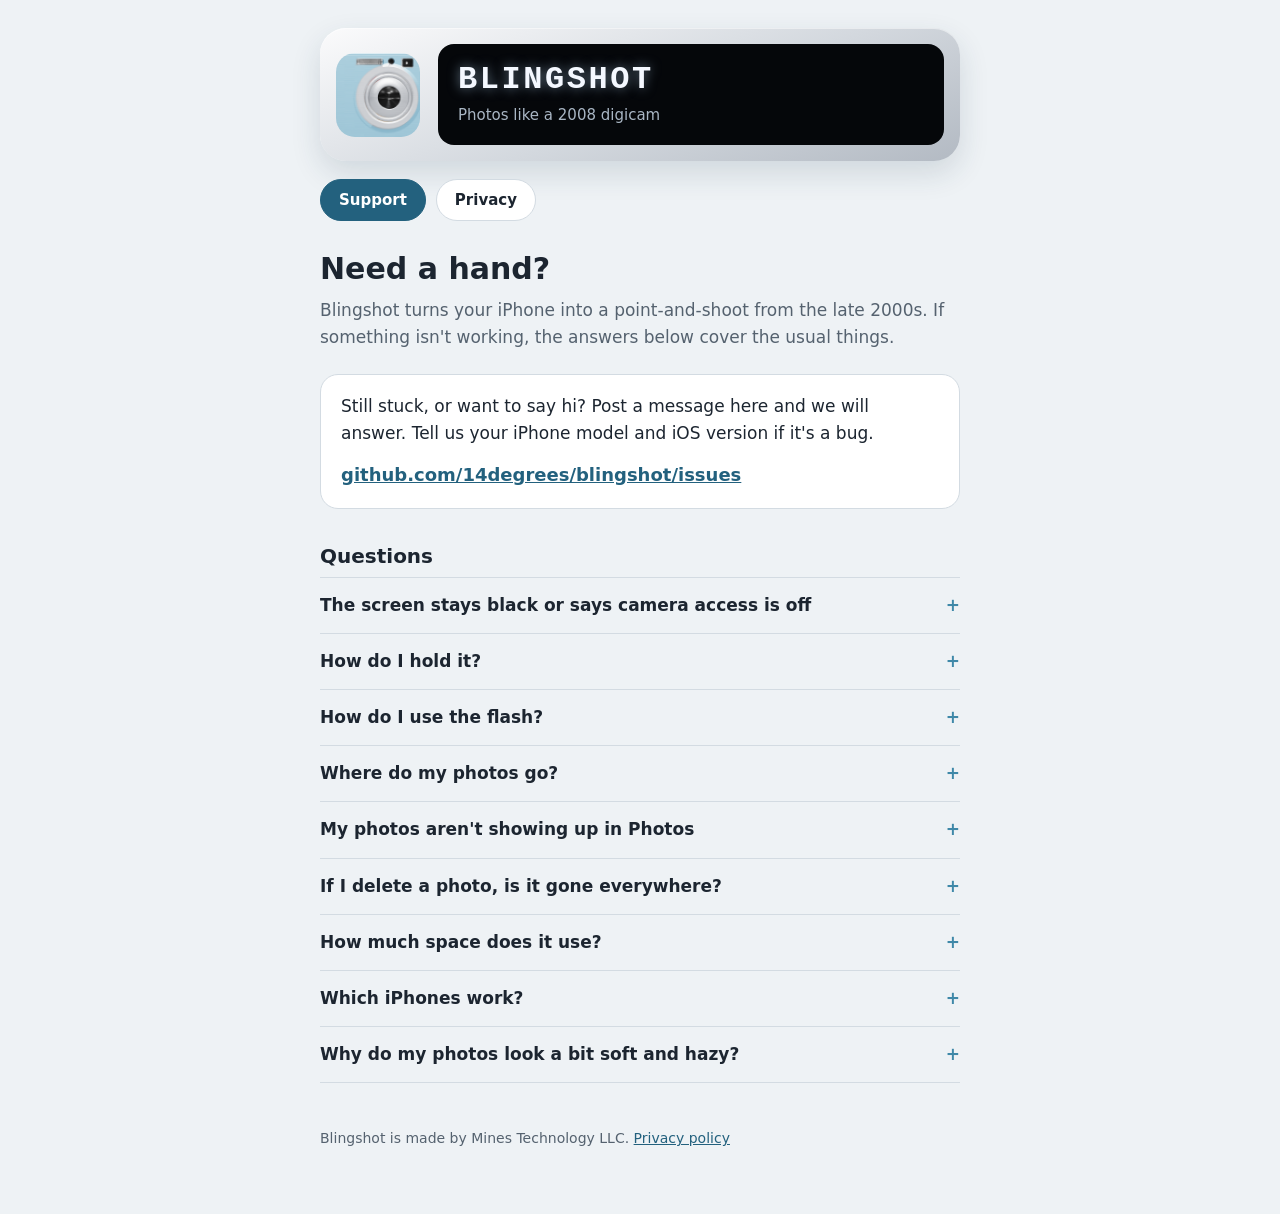
<file: index.html>
<!doctype html>
<html lang="en">
<head>
<meta charset="utf-8">
<meta name="viewport" content="width=device-width, initial-scale=1">
<title>Blingshot Support</title>
<meta name="description" content="Help and contact for Blingshot, the iPhone app that takes photos like a 2008 digicam.">
<link rel="icon" href="icon.png" type="image/png">
<link rel="apple-touch-icon" href="icon.png">
<link rel="stylesheet" href="style.css">
</head>
<body>
<div class="wrap">
<header class="plate">
  <img src="icon.png" alt="" width="84" height="84">
  <div class="lcd"><p class="name"><a href="./">BLINGSHOT</a></p><p class="sub">Photos like a 2008 digicam</p></div>
</header>
<nav aria-label="Pages"><a href="./" aria-current="page">Support</a><a href="privacy.html">Privacy</a></nav>
<main>
<h1>Need a hand?</h1>
<p class="lede">Blingshot turns your iPhone into a point-and-shoot from the late 2000s. If something isn't working, the answers below cover the usual things.</p>

<section class="contact" aria-label="Contact">
  <p>Still stuck, or want to say hi? Post a message here and we will answer. Tell us your iPhone model and iOS version if it's a bug.</p>
  <p class="mail"><a href="https://github.com/14degrees/blingshot/issues">github.com/14degrees/blingshot/issues</a></p>
</section>

<h2>Questions</h2>
<details><summary>The screen stays black or says camera access is off</summary><p>Open Settings, find Blingshot, and turn on Camera. Then open Blingshot again.</p></details>
<details><summary>How do I hold it?</summary><p>Sideways, like a real camera. The big round pad takes the photo, the rocker zooms, and the small button opens your roll.</p></details>
<details><summary>How do I use the flash?</summary><p>Tap the lightning mark on the right side of the round pad to turn it on or off. The icon on the screen shows which it is. Not every iPhone can fire its flash with RAW photos.</p></details>
<details><summary>Where do my photos go?</summary><p>Each finished photo is saved to your Photos library, if you allow it. Blingshot also keeps its own copy in the app, with the original RAW and your iPhone's version, so you can compare them.</p></details>
<details><summary>My photos aren't showing up in Photos</summary><p>Open Settings, find Blingshot, and allow it to add photos. Photos you already took stay in the app; open one, tap MENU and share it to save it.</p></details>
<details><summary>If I delete a photo, is it gone everywhere?</summary><p>Deleting in Blingshot removes the app's copies. The one in your Photos library stays until you delete it there. Deleting the app removes everything it stored.</p></details>
<details><summary>How much space does it use?</summary><p>About 13 MB for each photo, because the app keeps the RAW. Delete shots from the roll to get space back.</p></details>
<details><summary>Which iPhones work?</summary><p>Any iPhone with iOS 17 or later whose main camera can capture RAW photos. If yours can't, the app tells you.</p></details>
<details><summary>Why do my photos look a bit soft and hazy?</summary><p>That's the idea. Cameras from 2008 had small soft lenses and heavy processing, and Blingshot develops your RAW the same way.</p></details>
</main>
<footer>Blingshot is made by Mines Technology LLC. <a href="privacy.html">Privacy policy</a></footer>
</div>
</body>
</html>
</file>
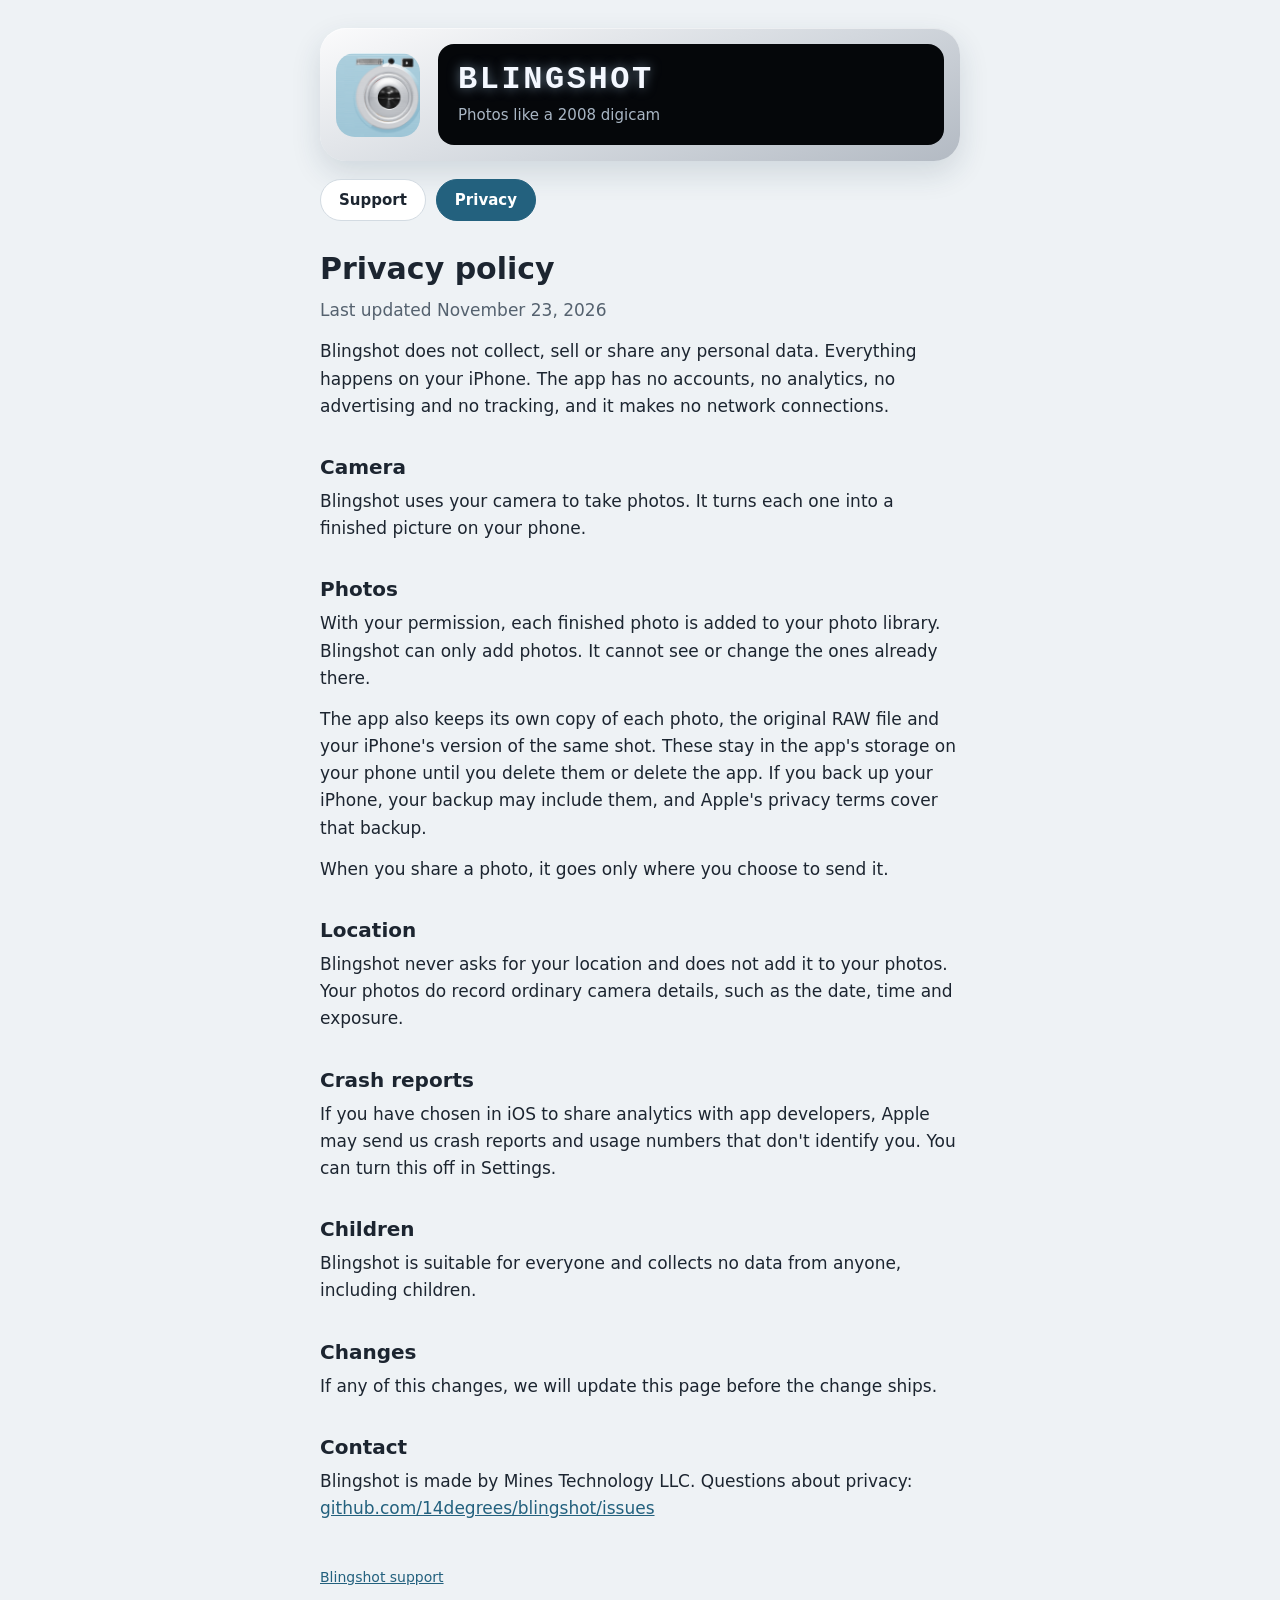
<file: privacy.html>
<!doctype html>
<html lang="en">
<head>
<meta charset="utf-8">
<meta name="viewport" content="width=device-width, initial-scale=1">
<title>Blingshot Privacy Policy</title>
<meta name="description" content="Blingshot collects no personal data. What the app does with your camera and photos.">
<link rel="icon" href="icon.png" type="image/png">
<link rel="apple-touch-icon" href="icon.png">
<link rel="stylesheet" href="style.css">
</head>
<body>
<div class="wrap">
<header class="plate">
  <img src="icon.png" alt="" width="84" height="84">
  <div class="lcd"><p class="name"><a href="./">BLINGSHOT</a></p><p class="sub">Photos like a 2008 digicam</p></div>
</header>
<nav aria-label="Pages"><a href="./">Support</a><a href="privacy.html" aria-current="page">Privacy</a></nav>
<main>
<h1>Privacy policy</h1>
<p class="lede">Last updated November 23, 2026</p>
<p>Blingshot does not collect, sell or share any personal data. Everything happens on your iPhone. The app has no accounts, no analytics, no advertising and no tracking, and it makes no network connections.</p>

<h2>Camera</h2>
<p>Blingshot uses your camera to take photos. It turns each one into a finished picture on your phone.</p>

<h2>Photos</h2>
<p>With your permission, each finished photo is added to your photo library. Blingshot can only add photos. It cannot see or change the ones already there.</p>
<p>The app also keeps its own copy of each photo, the original RAW file and your iPhone's version of the same shot. These stay in the app's storage on your phone until you delete them or delete the app. If you back up your iPhone, your backup may include them, and Apple's privacy terms cover that backup.</p>
<p>When you share a photo, it goes only where you choose to send it.</p>

<h2>Location</h2>
<p>Blingshot never asks for your location and does not add it to your photos. Your photos do record ordinary camera details, such as the date, time and exposure.</p>

<h2>Crash reports</h2>
<p>If you have chosen in iOS to share analytics with app developers, Apple may send us crash reports and usage numbers that don't identify you. You can turn this off in Settings.</p>

<h2>Children</h2>
<p>Blingshot is suitable for everyone and collects no data from anyone, including children.</p>

<h2>Changes</h2>
<p>If any of this changes, we will update this page before the change ships.</p>

<h2>Contact</h2>
<p>Blingshot is made by Mines Technology LLC. Questions about privacy: <a href="https://github.com/14degrees/blingshot/issues">github.com/14degrees/blingshot/issues</a></p>
</main>
<footer><a href="./">Blingshot support</a></footer>
</div>
</body>
</html>
</file>
<file: style.css>
:root {
  --page: #eef2f5; --ink: #1c2530; --soft: #55626f; --line: #d3dbe2; --card: #ffffff;
  --blue: #3f88a8; --blue-ink: #23617e; --lcd: #05070a; --lcd-ink: #f4f8ff;
  --metal-a: #fbfbfc; --metal-b: #d3d8de; --metal-c: #b3bac3;
}
@media (prefers-color-scheme: dark) {
  :root { --page: #12161b; --ink: #e8eef4; --soft: #9aa7b4; --line: #2b343d; --card: #1a2027;
    --blue: #86c3dd; --blue-ink: #9ed3e8; --metal-a: #3a424b; --metal-b: #2a3138; --metal-c: #1e242a; }
}
* { box-sizing: border-box; }
html { -webkit-text-size-adjust: 100%; }
body { margin: 0; background: var(--page); color: var(--ink); line-height: 1.6; font-size: 17px;
  font-family: ui-rounded, "SF Pro Rounded", system-ui, -apple-system, "Segoe UI", sans-serif; }
.wrap { max-width: 680px; margin: 0 auto; padding: 28px 20px 64px; }

/* the top of the page is the back of a compact: brushed plate, dark screen */
.plate { display: flex; align-items: center; gap: 18px; padding: 16px; border-radius: 26px;
  background: linear-gradient(160deg, var(--metal-a), var(--metal-b) 55%, var(--metal-c));
  box-shadow: 0 1px 0 rgba(255,255,255,.5) inset, 0 12px 30px rgba(30,60,80,.14); }
.plate img { width: 84px; height: 84px; border-radius: 19px; flex: none; }
.lcd { flex: 1; min-width: 0; background: var(--lcd); color: var(--lcd-ink); border-radius: 16px; padding: 18px 20px; }
.lcd a { color: inherit; text-decoration: none; }
.lcd .name { margin: 0; font: 700 clamp(22px, 6.4vw, 32px)/1.1 ui-monospace, "SF Mono", Menlo, monospace;
  letter-spacing: .08em; text-shadow: 0 0 12px rgba(190,225,255,.5); }
.lcd p.sub { margin: 6px 0 0; font-size: 15px; color: #a9b6c4; }

nav { display: flex; gap: 10px; margin: 18px 0 30px; }
nav a { padding: 8px 18px; border-radius: 999px; border: 1px solid var(--line); color: var(--ink); text-decoration: none;
  background: var(--card); font-size: 15px; font-weight: 600; }
nav a[aria-current] { background: var(--blue-ink); border-color: var(--blue-ink); color: #fff; }
@media (prefers-color-scheme: dark) { nav a[aria-current] { color: #0c1720; } }
nav a:focus-visible, a:focus-visible, summary:focus-visible { outline: 3px solid var(--blue); outline-offset: 2px; }

h1 { font-size: 30px; line-height: 1.2; margin: 0 0 10px; text-wrap: balance; }
h2 { font-size: 20px; line-height: 1.3; margin: 34px 0 8px; }
p { margin: 0 0 14px; }
.lede { color: var(--soft); }
a { color: var(--blue-ink); }
.contact { background: var(--card); border: 1px solid var(--line); border-radius: 18px; padding: 18px 20px; margin: 22px 0 8px; }
.contact p:last-child { margin: 0; }
.contact .mail { font-weight: 700; font-size: 18px; overflow-wrap: anywhere; }

details { border-top: 1px solid var(--line); }
details:last-of-type { border-bottom: 1px solid var(--line); }
summary { cursor: pointer; padding: 14px 0; font-weight: 600; list-style: none; display: flex; justify-content: space-between; gap: 16px; }
summary::-webkit-details-marker { display: none; }
summary::after { content: "+"; color: var(--blue); font-weight: 700; }
details[open] summary::after { content: "\2212"; }
details p { color: var(--soft); }
footer { margin-top: 44px; font-size: 14px; color: var(--soft); }
@media (max-width: 420px) { .plate { gap: 12px; padding: 12px; } .plate img { width: 64px; height: 64px; border-radius: 15px; } .lcd { padding: 14px 16px; } }
</file>
